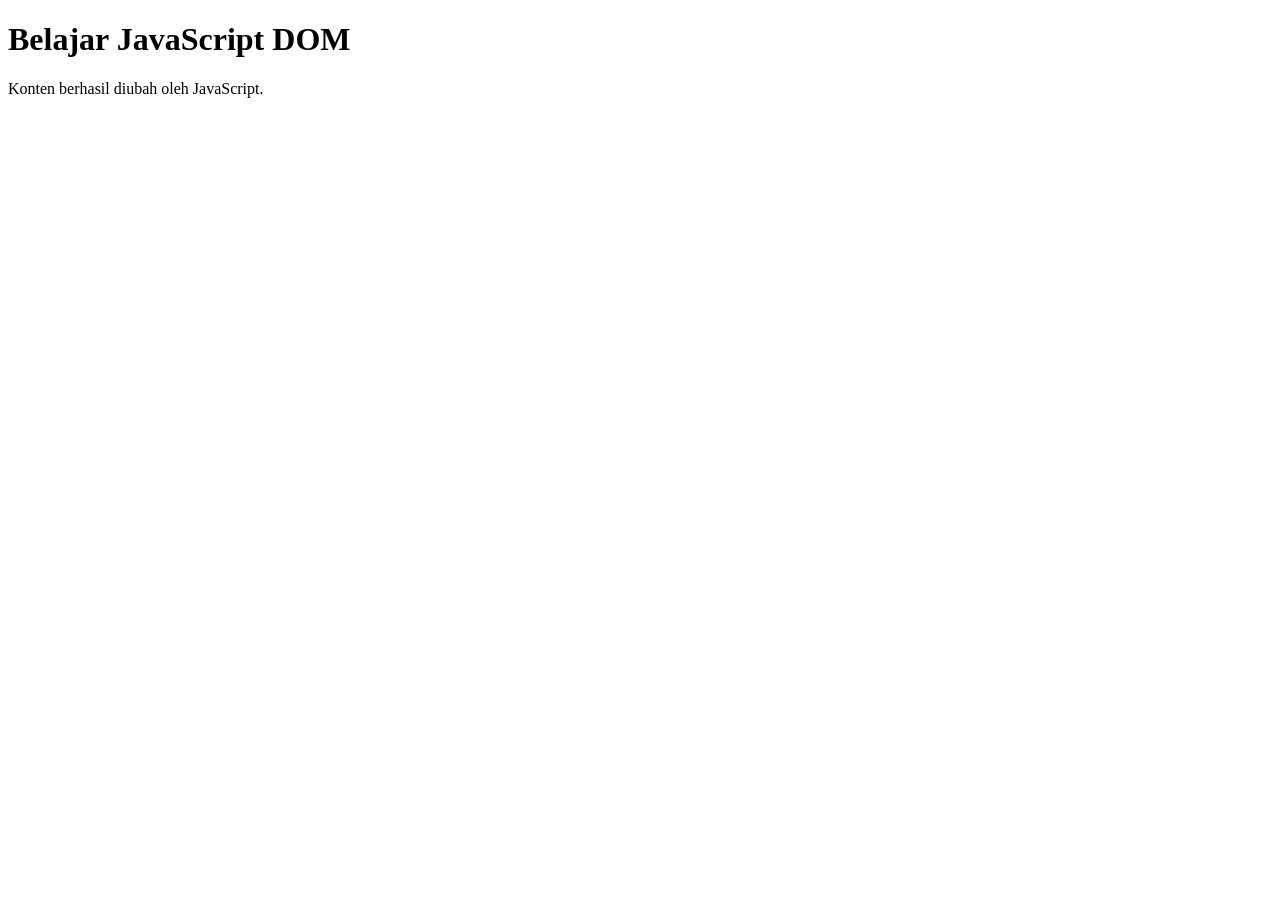
<file: Latihan 1/index.html>
<!DOCTYPE html>
<html lang="id">
<head>
    <meta charset="UTF-8">
    <meta name="viewport" content="width=device-width, initial-scale=1.0">
    <title>Latihan 1 - Mengubah Teks dengan DOM</title>
    <script src="script.js" defer></script>
</head>
<body>
    <h1 id="judul">Latihan DOM</h1>

    <p id="pesan">Belum ada tindakan.</p>
</body>
</html>
</file>
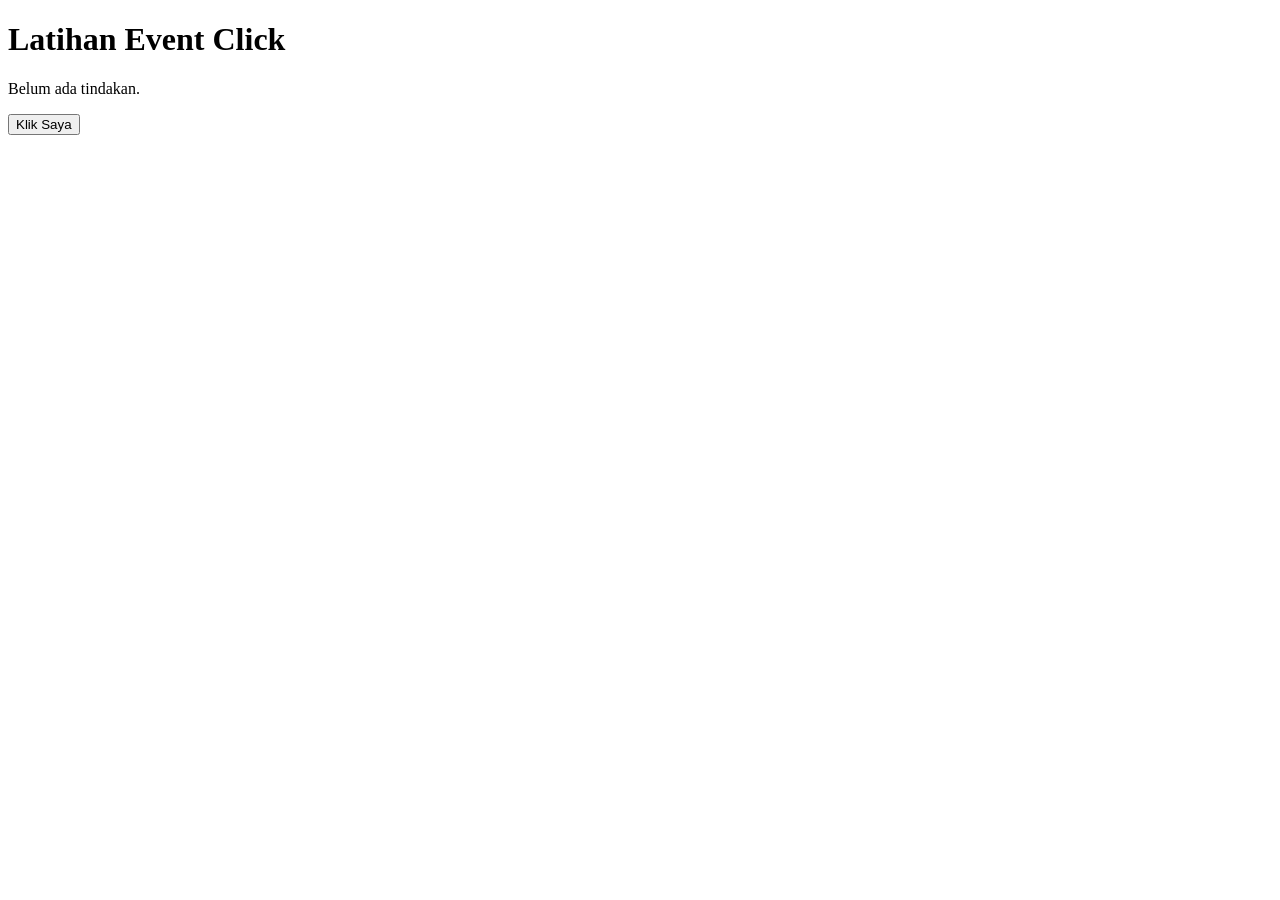
<file: Latihan 2/index.html>
<!DOCTYPE html>
<html lang="id">
<head>
    <meta charset="UTF-8">
    <meta name="viewport" content="width=device-width, initial-scale=1.0">
    <title>Latihan 2 - Event Click</title>
    <script src="script.js" defer></script>
</head>
<body>
    <h1>Latihan Event Click</h1>

    <p id="pesan">Belum ada tindakan.</p>

    <button id="tombolAksi" type="button">Klik Saya</button>
</body>
</html>
</file>
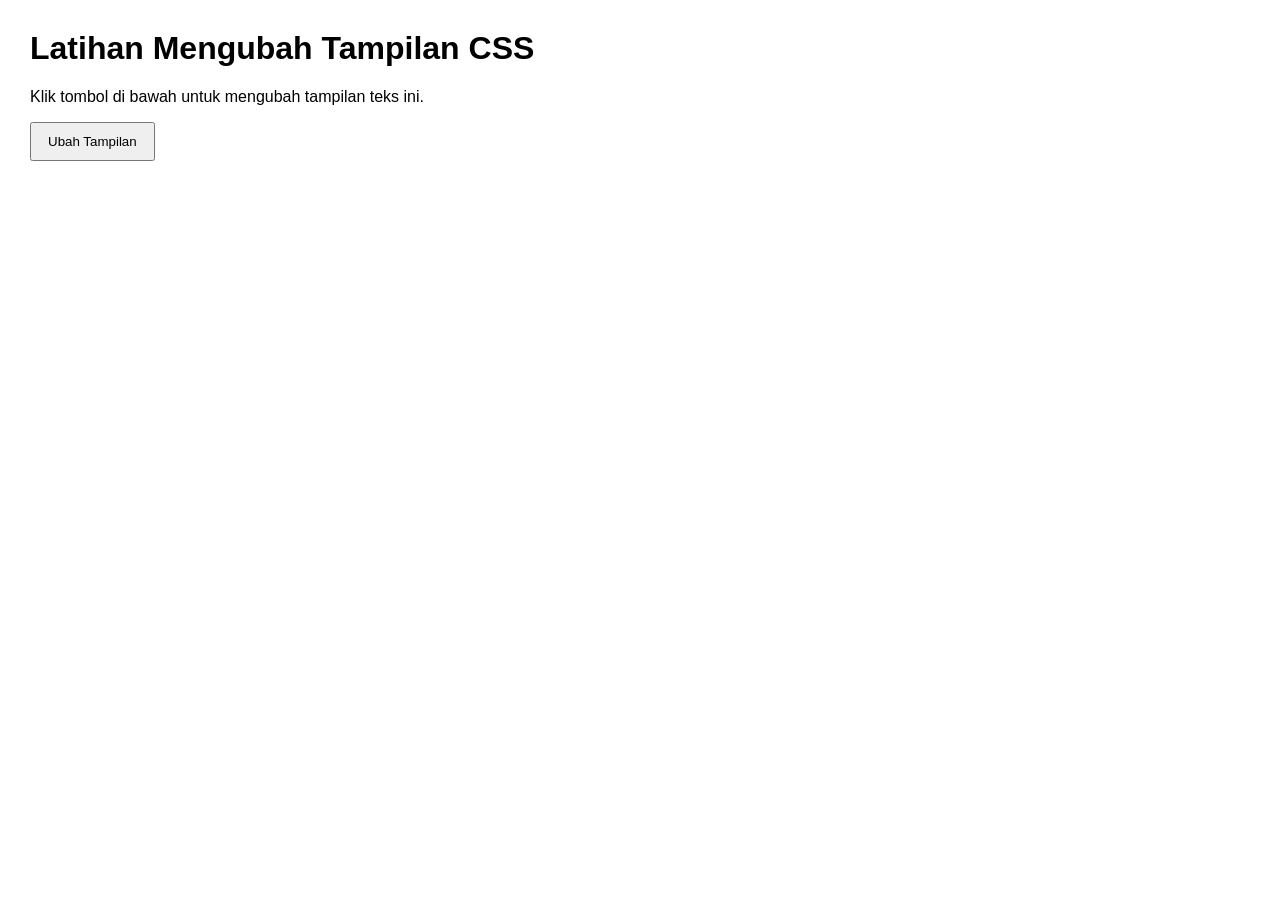
<file: Latihan 3/index.html>
<!DOCTYPE html>
<html lang="id">
<head>
    <meta charset="UTF-8">
    <meta name="viewport" content="width=device-width, initial-scale=1.0">
    <title>Latihan 3 - Mengubah Tampilan CSS</title>

    <link rel="stylesheet" href="style.css">
    <script src="script.js" defer></script>
</head>
<body>
    <h1>Latihan Mengubah Tampilan CSS</h1>

    <p id="teksGaya">
        Klik tombol di bawah untuk mengubah tampilan teks ini.
    </p>

    <button id="tombolGaya" type="button">
        Ubah Tampilan
    </button>
</body>
</html>
</file>
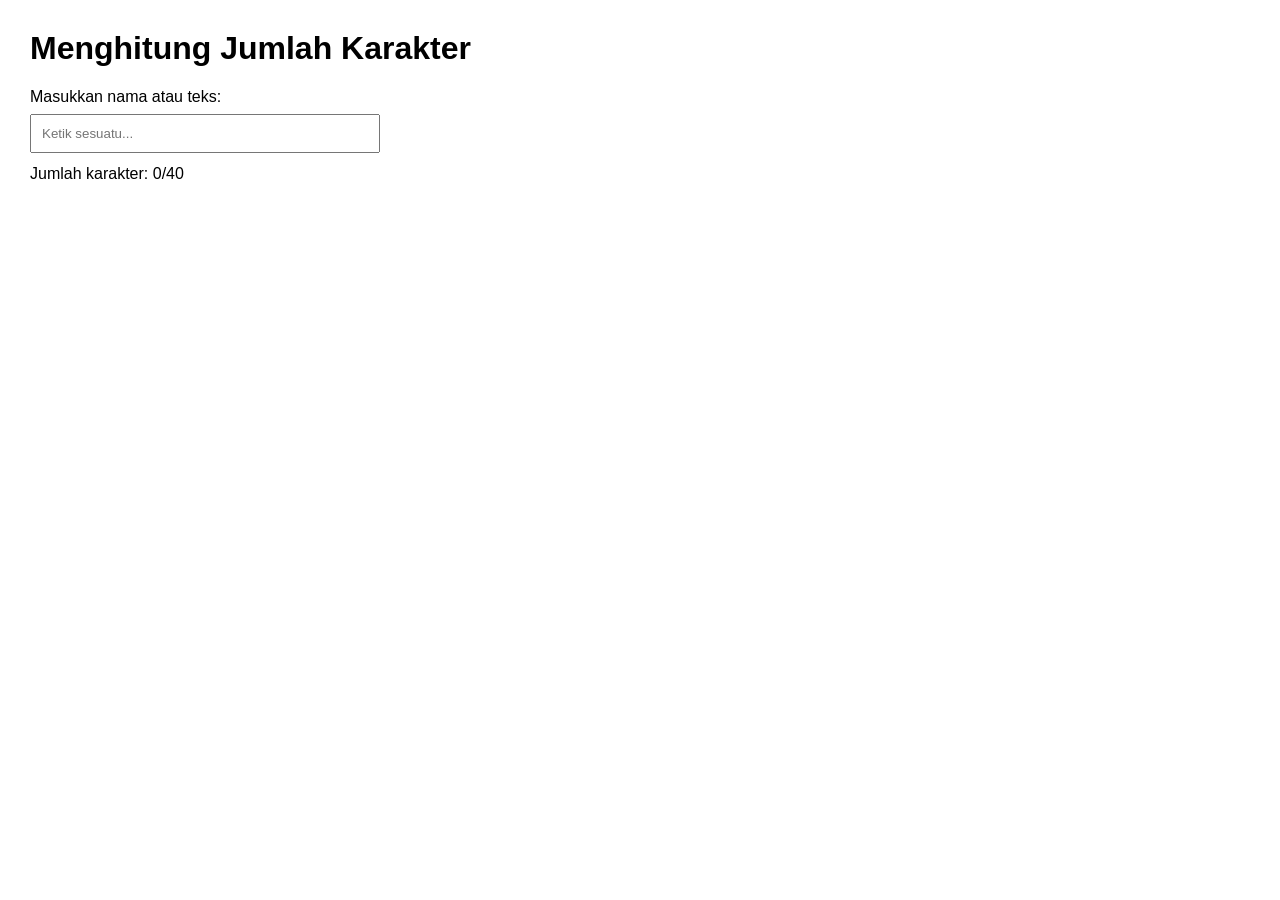
<file: Latihan 4/index.html>
<!DOCTYPE html>
<html lang="id">
<head>
    <meta charset="UTF-8">
    <meta name="viewport" content="width=device-width, initial-scale=1.0">
    <title>Latihan 4 - Menghitung Karakter</title>

    <link rel="stylesheet" href="style.css">
    <script src="script.js" defer></script>
</head>
<body>
    <h1>Menghitung Jumlah Karakter</h1>

    <label for="namaInput">Masukkan nama atau teks:</label>

    <input
        type="text"
        id="namaInput"
        maxlength="40"
        placeholder="Ketik sesuatu..."
    >

    <p>Jumlah karakter: <span id="jumlahKarakter">0</span>/40</p>
</body>
</html>
</file>
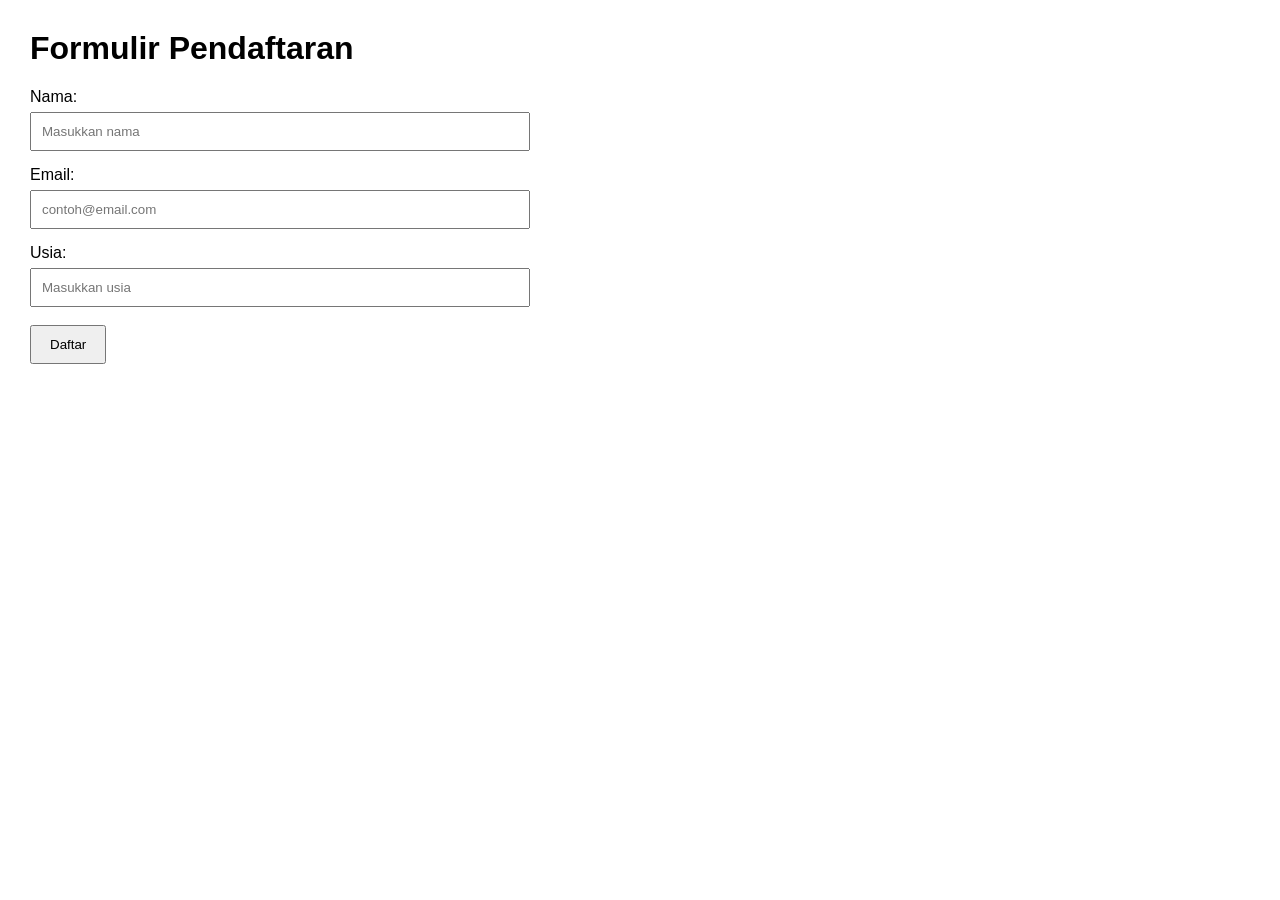
<file: Latihan 5/index.html>
<!DOCTYPE html>
<html lang="id">
<head>
    <meta charset="UTF-8">
    <meta name="viewport" content="width=device-width, initial-scale=1.0">
    <title>Latihan 5 - Validasi Formulir</title>

    <link rel="stylesheet" href="style.css">
    <script src="script.js" defer></script>
</head>
<body>
    <h1>Formulir Pendaftaran</h1>

    <form id="formPendaftaran" novalidate>
        <label for="nama">Nama:</label>
        <input type="text" id="nama" placeholder="Masukkan nama">

        <label for="email">Email:</label>
        <input type="text" id="email" placeholder="contoh@email.com">

        <label for="usia">Usia:</label>
        <input type="number" id="usia" placeholder="Masukkan usia">

        <button type="submit">Daftar</button>
    </form>

    <p id="pesanForm" aria-live="polite"></p>
</body>
</html>
</file>
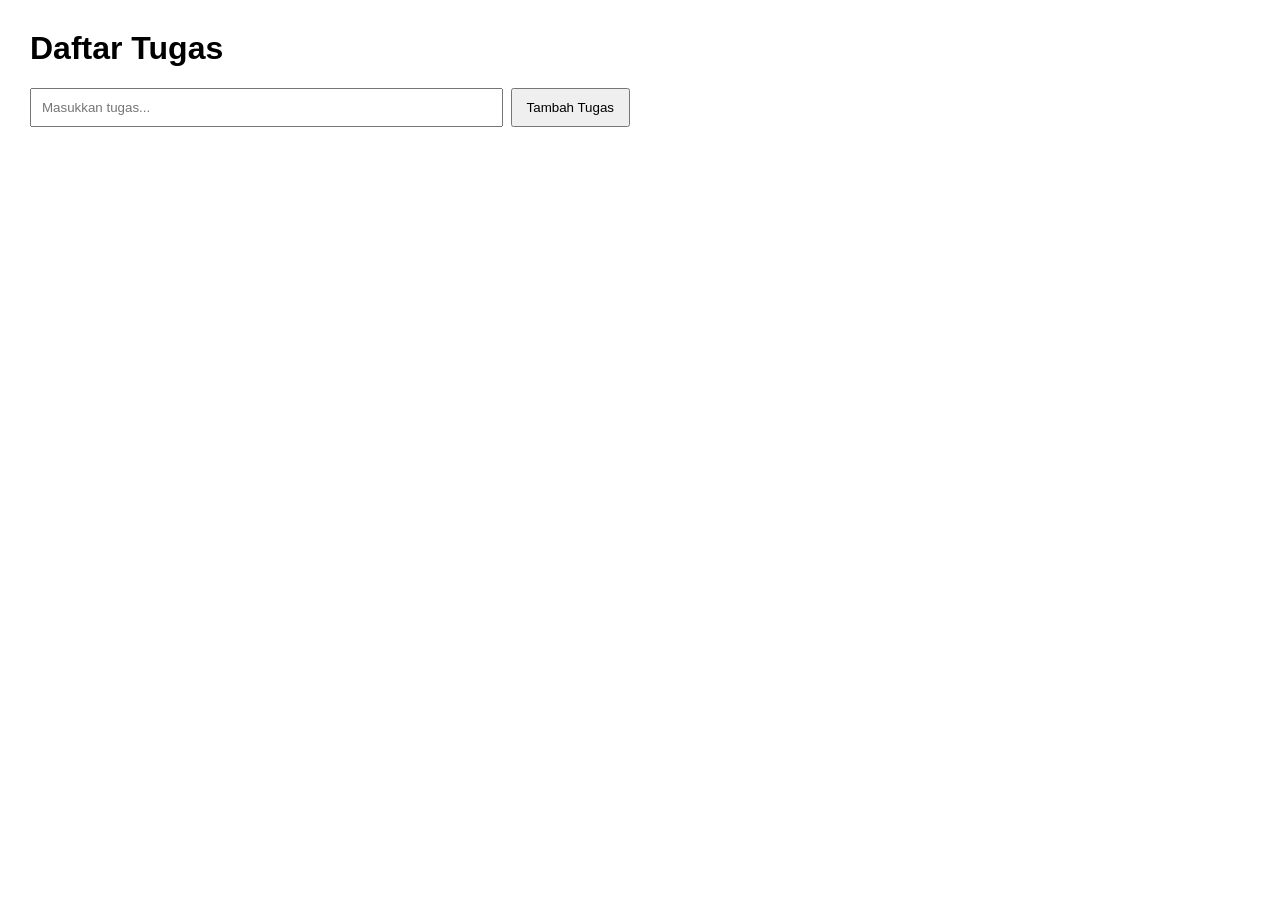
<file: Latihan 6/index.html>
<!DOCTYPE html>
<html lang="id">
<head>
    <meta charset="UTF-8">
    <meta name="viewport" content="width=device-width, initial-scale=1.0">
    <title>Latihan 6 - To-Do List</title>

    <link rel="stylesheet" href="style.css">
    <script src="script.js" defer></script>
</head>
<body>
    <h1>Daftar Tugas</h1>

    <div class="form-tugas">
        <input
            type="text"
            id="inputTugas"
            placeholder="Masukkan tugas..."
        >

        <button id="tambahTugas" type="button">
            Tambah Tugas
        </button>
    </div>

    <p id="pesanTugas" aria-live="polite"></p>

    <ul id="daftarTugas"></ul>
</body>
</html>
</file>
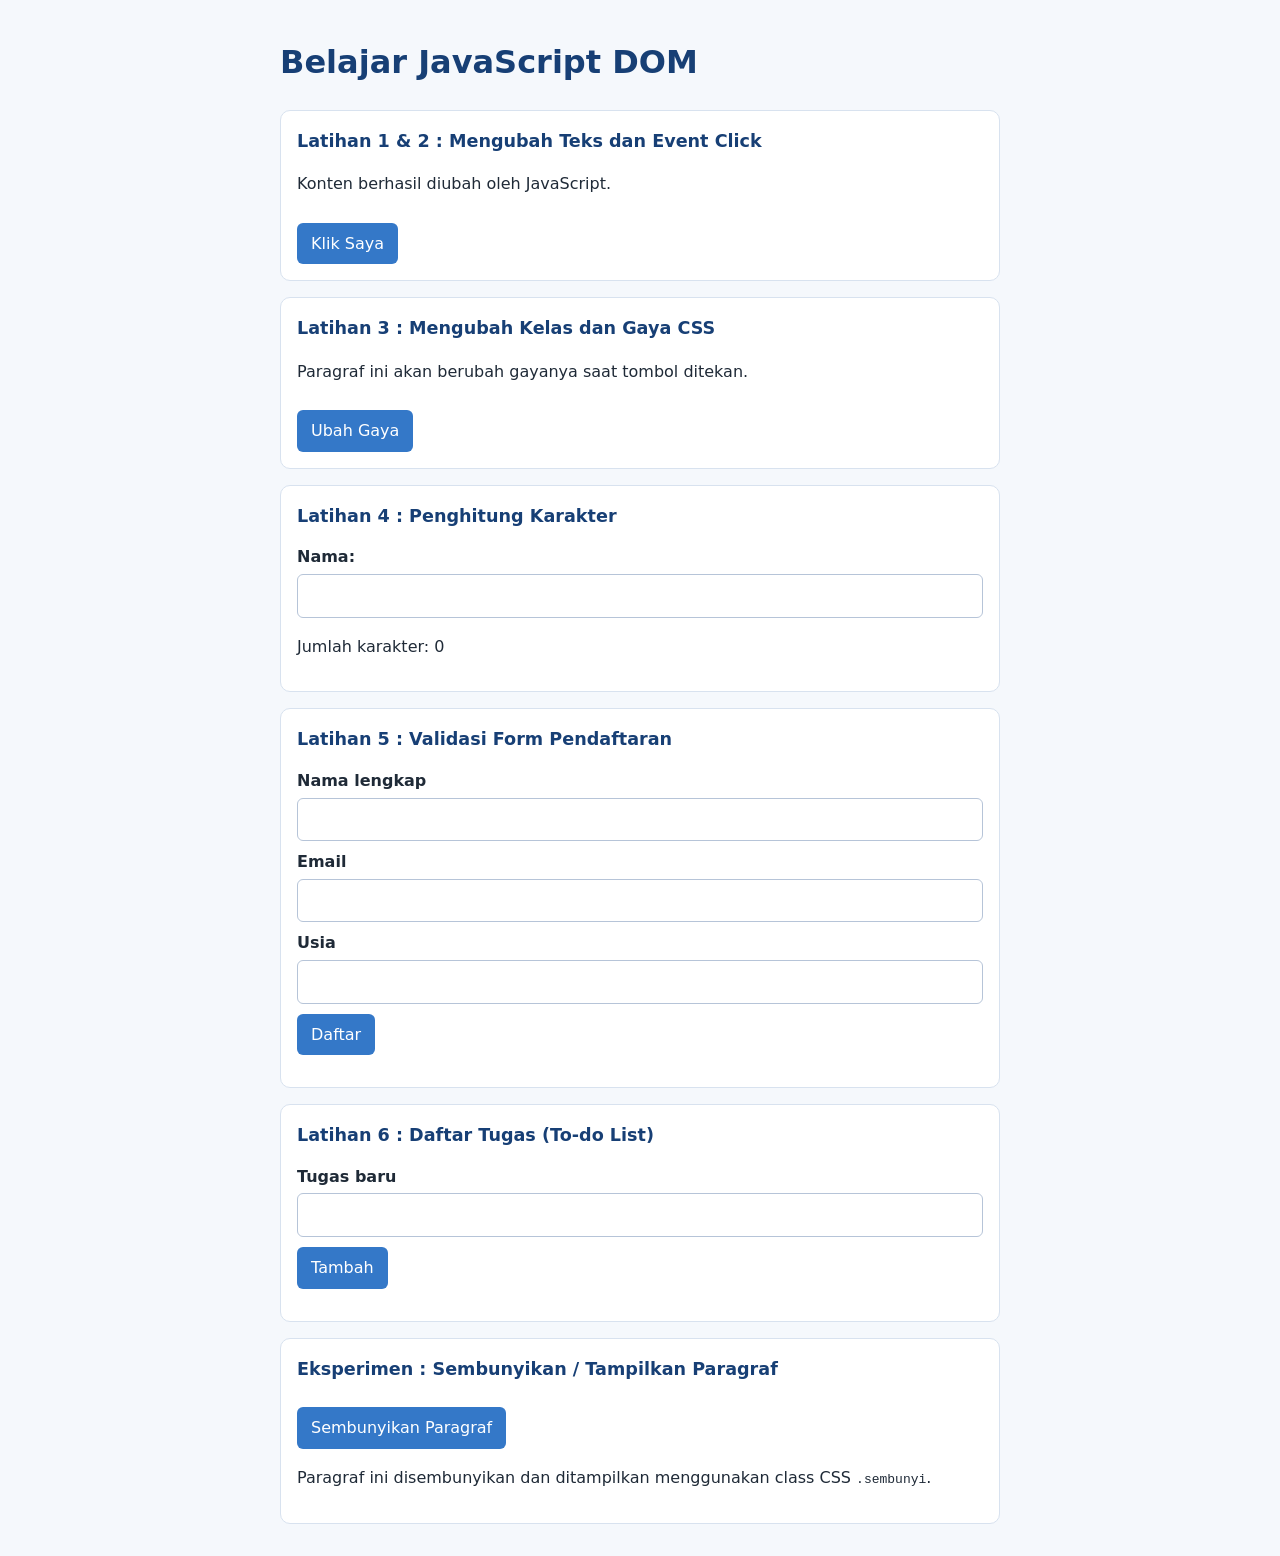
<file: Latihan/index.html>
<!DOCTYPE html>
<html lang="id">
<head>
  <meta charset="UTF-8">
  <meta name="viewport" content="width=device-width, initial-scale=1.0">
  <title>Praktikum DOM dan Event</title>
  <link rel="stylesheet" href="style.css">
  <script src="script.js" defer></script>
</head>
<body>
  <main>
    <h1 id="judul">Latihan DOM</h1>

    <!-- Latihan 1 dan 2 -->
    <section>
      <h2>Latihan 1 &amp; 2 : Mengubah Teks dan Event Click</h2>
      <p id="pesan">Belum ada tindakan.</p>
      <button id="tombolAksi" type="button">Klik Saya</button>
    </section>

    <!-- Latihan 3 -->
    <section>
      <h2>Latihan 3 : Mengubah Kelas dan Gaya CSS</h2>
      <p id="teksGaya">Paragraf ini akan berubah gayanya saat tombol ditekan.</p>
      <button id="tombolGaya" type="button">Ubah Gaya</button>
    </section>

    <!-- Latihan 4 -->
    <section>
      <h2>Latihan 4 : Penghitung Karakter</h2>
      <label for="namaInput">Nama:</label>
      <input type="text" id="namaInput" maxlength="40">
      <p>Jumlah karakter: <span id="jumlahKarakter">0</span></p>
    </section>

    <!-- Latihan 5 -->
    <section>
      <h2>Latihan 5 : Validasi Form Pendaftaran</h2>
      <form id="formPendaftaran" novalidate>
        <label for="nama">Nama lengkap</label>
        <input id="nama" name="nama" type="text">

        <label for="email">Email</label>
        <input id="email" name="email" type="email">

        <label for="usia">Usia</label>
        <input id="usia" name="usia" type="number" min="17" max="100">

        <button type="submit">Daftar</button>
      </form>
      <p id="pesanForm" aria-live="polite"></p>
    </section>

    <!-- Latihan 6 -->
    <section>
      <h2>Latihan 6 : Daftar Tugas (To-do List)</h2>
      <label for="inputTugas">Tugas baru</label>
      <input id="inputTugas" type="text">
      <button id="tambahTugas" type="button">Tambah</button>
      <p id="pesanTugas" aria-live="polite"></p>
      <ul id="daftarTugas"></ul>
    </section>

    <!-- Eksperimen Mandiri nomor 4 -->
    <section>
      <h2>Eksperimen : Sembunyikan / Tampilkan Paragraf</h2>
      <button id="tombolSembunyi" type="button">Sembunyikan Paragraf</button>
      <p id="paragrafToggle">Paragraf ini disembunyikan dan ditampilkan menggunakan class CSS <code>.sembunyi</code>.</p>
    </section>
  </main>
</body>
</html>
</file>
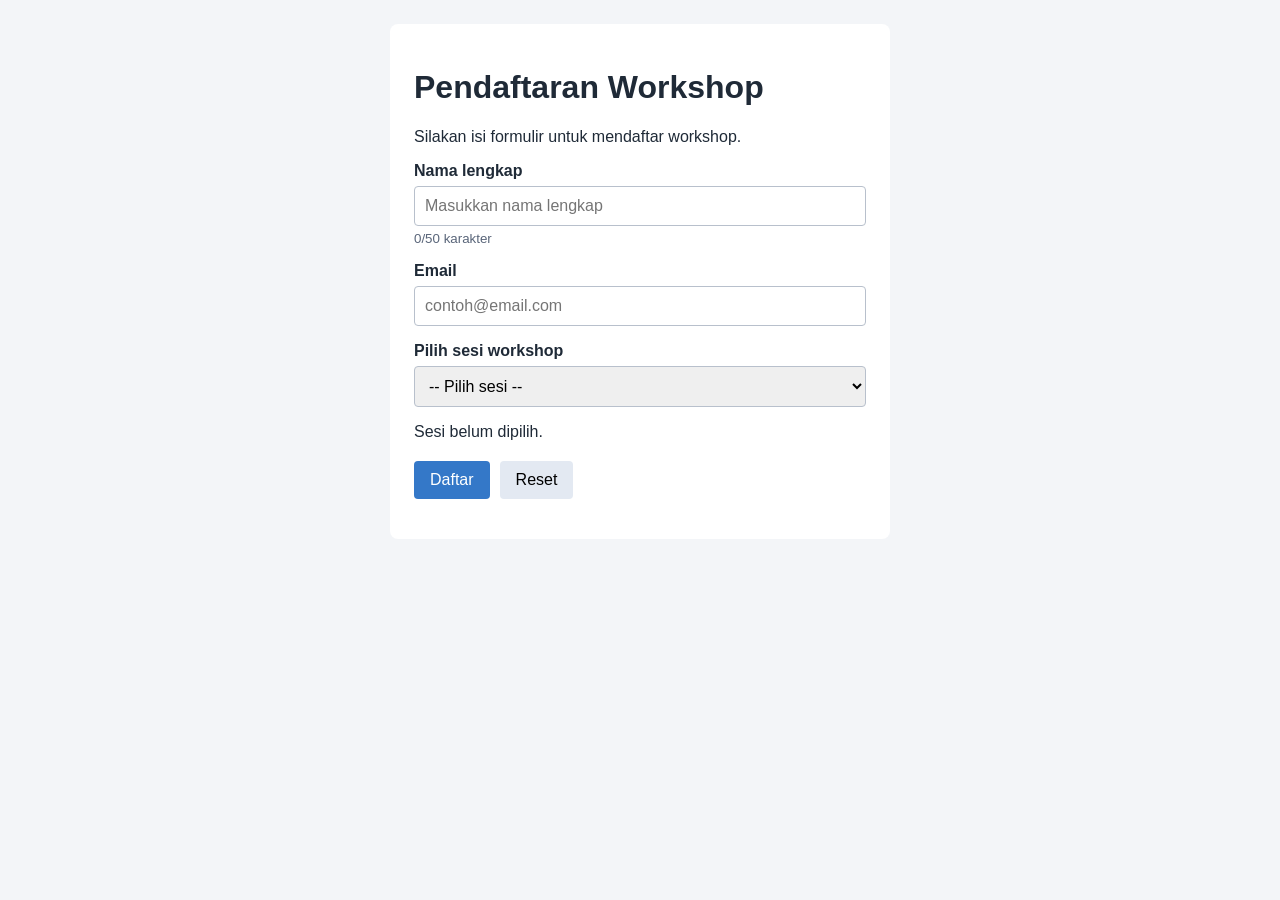
<file: Mini Project/index.html>
<!DOCTYPE html>
<html lang="id">
<head>
    <meta charset="UTF-8">
    <meta name="viewport" content="width=device-width, initial-scale=1.0">
    <title>Pendaftaran Workshop</title>

    <link rel="stylesheet" href="style.css">
    <script src="script.js" defer></script>
</head>
<body>
    <main class="container">
        <h1>Pendaftaran Workshop</h1>
        <p>Silakan isi formulir untuk mendaftar workshop.</p>

        <form id="formWorkshop" novalidate>
            <label for="nama">Nama lengkap</label>
            <input type="text" id="nama" maxlength="50"
                   placeholder="Masukkan nama lengkap" autocomplete="name">
            <small class="error-teks" id="errNama" aria-live="polite"></small>
            <small id="hitungNama">0/50 karakter</small>

            <label for="email">Email</label>
            <input type="email" id="email"
                   placeholder="contoh@email.com" autocomplete="email">
            <small class="error-teks" id="errEmail" aria-live="polite"></small>

            <label for="sesi">Pilih sesi workshop</label>
            <select id="sesi">
                <option value="">-- Pilih sesi --</option>
                <option value="HTML dan CSS">HTML dan CSS</option>
                <option value="JavaScript Dasar">JavaScript Dasar</option>
                <option value="Web Design">Web Design</option>
            </select>
            <small class="error-teks" id="errSesi" aria-live="polite"></small>

            <p id="ringkasanSesi">Sesi belum dipilih.</p>

            <div class="tombol">
                <button type="submit">Daftar</button>
                <button type="reset" id="tombolReset">Reset</button>
            </div>
        </form>

        <p id="pesan" aria-live="polite"></p>
    </main>
</body>
</html>
</file>
<file: Latihan 3/style.css>
body {
    font-family: Arial, sans-serif;
    margin: 30px;
}

.highlight {
    color: #173f75;
    background-color: #e6f1ff;
    border-left: 4px solid #3478c8;
    padding: 12px;
}

.teks-besar {
    font-size: 1.4rem;
}

button {
    padding: 10px 16px;
    cursor: pointer;
}
</file>
<file: Latihan 4/style.css>
body {
    font-family: Arial, sans-serif;
    margin: 30px;
}

input {
    display: block;
    width: 100%;
    max-width: 350px;
    padding: 10px;
    margin-top: 8px;
    box-sizing: border-box;
}

p {
    margin-top: 12px;
}
</file>
<file: Latihan 5/style.css>
body {
    font-family: Arial, sans-serif;
    margin: 30px;
    max-width: 500px;
}

label {
    display: block;
    margin-top: 15px;
}

input {
    display: block;
    width: 100%;
    padding: 10px;
    margin-top: 6px;
    box-sizing: border-box;
}

button {
    margin-top: 18px;
    padding: 10px 18px;
    cursor: pointer;
}

#pesanForm {
    margin-top: 16px;
    font-weight: bold;
}
</file>
<file: Latihan 6/style.css>
body {
    font-family: Arial, sans-serif;
    margin: 30px;
    max-width: 600px;
}

.form-tugas {
    display: flex;
    gap: 8px;
}

input {
    flex: 1;
    min-width: 0;
    padding: 10px;
}

button {
    padding: 10px 14px;
    cursor: pointer;
}

#pesanTugas {
    margin-top: 12px;
}

li {
    margin-bottom: 8px;
}

.selesai span {
    text-decoration: line-through;
    color: #687386;
}
</file>
<file: Latihan/style.css>
* { box-sizing: border-box; }

body {
  font-family: system-ui, -apple-system, "Segoe UI", Roboto, sans-serif;
  line-height: 1.6;
  color: #1f2a37;
  background: #f5f8fc;
  margin: 0;
  padding: 16px;
}

main {
  max-width: 720px;
  margin: 0 auto;
}

h1 { color: #173f75; }
h2 { font-size: 1.1rem; color: #173f75; margin-top: 0; }

section {
  background: #fff;
  border: 1px solid #d8e2ef;
  border-radius: 10px;
  padding: 16px;
  margin-bottom: 16px;
}

label { display: block; margin-top: 8px; font-weight: 600; }

input[type="text"],
input[type="email"],
input[type="number"] {
  width: 100%;
  padding: 8px 10px;
  margin-top: 4px;
  border: 1px solid #b6c4d8;
  border-radius: 6px;
  font: inherit;
}

button {
  margin-top: 10px;
  padding: 8px 14px;
  border: none;
  border-radius: 6px;
  background: #3478c8;
  color: #fff;
  font: inherit;
  cursor: pointer;
}

button:hover { background: #285fa0; }

/* Latihan 3 */
.highlight {
  color: #173f75;
  background-color: #e6f1ff;
  border-left: 4px solid #3478c8;
  padding: 12px;
}

.teks-besar { font-size: 1.4rem; }

/* Latihan 5: warna pesan */
.error { color: #b3261e; }
.sukses { color: #1b7a3a; }

/* Latihan 6 */
ul { padding-left: 20px; }
li { margin-bottom: 8px; }
.selesai span { text-decoration: line-through; color: #687386; }
li button { margin-top: 0; margin-left: 6px; padding: 4px 8px; font-size: 0.85rem; }
li button.hapus { background: #b3261e; }
li button.hapus:hover { background: #8c1d18; }

/* Eksperimen 4 */
.sembunyi { display: none; }
</file>
<file: Mini Project/style.css>
* {
    box-sizing: border-box;
}

body {
    font-family: Arial, sans-serif;
    margin: 0;
    padding: 24px;
    background-color: #f3f5f8;
    color: #1f2a37;
}

.container {
    max-width: 500px;
    margin: 0 auto;
    padding: 24px;
    background-color: white;
    border-radius: 8px;
}

label {
    display: block;
    margin-top: 16px;
    margin-bottom: 6px;
    font-weight: bold;
}

input,
select {
    width: 100%;
    padding: 10px;
    border: 1px solid #b8c0cc;
    border-radius: 4px;
    font: inherit;
}

input:focus,
select:focus {
    outline: 2px solid #3478c8;
    outline-offset: 1px;
}

/* status validasi */
.invalid {
    border-color: #b3261e;
    background-color: #fff6f5;
}

.valid {
    border-color: #1b7a3a;
}

small {
    display: block;
    margin-top: 5px;
    color: #596579;
}

.error-teks {
    color: #b3261e;
}

.tombol {
    display: flex;
    gap: 10px;
    margin-top: 20px;
}

button {
    padding: 10px 16px;
    border: none;
    border-radius: 4px;
    font: inherit;
    cursor: pointer;
}

button[type="submit"] {
    background-color: #3478c8;
    color: white;
}

button[type="submit"]:hover {
    background-color: #285fa0;
}

button[type="reset"] {
    background-color: #e3e9f2;
}

button[type="reset"]:hover {
    background-color: #d3dbe8;
}

#pesan {
    margin-top: 16px;
    font-weight: bold;
    overflow-wrap: anywhere;
}

#pesan.sukses {
    color: #1b7a3a;
}

#pesan.error {
    color: #b3261e;
}

@media (max-width: 480px) {
    body {
        padding: 12px;
    }

    .container {
        padding: 16px;
    }

    .tombol {
        flex-direction: column;
    }
}
</file>
